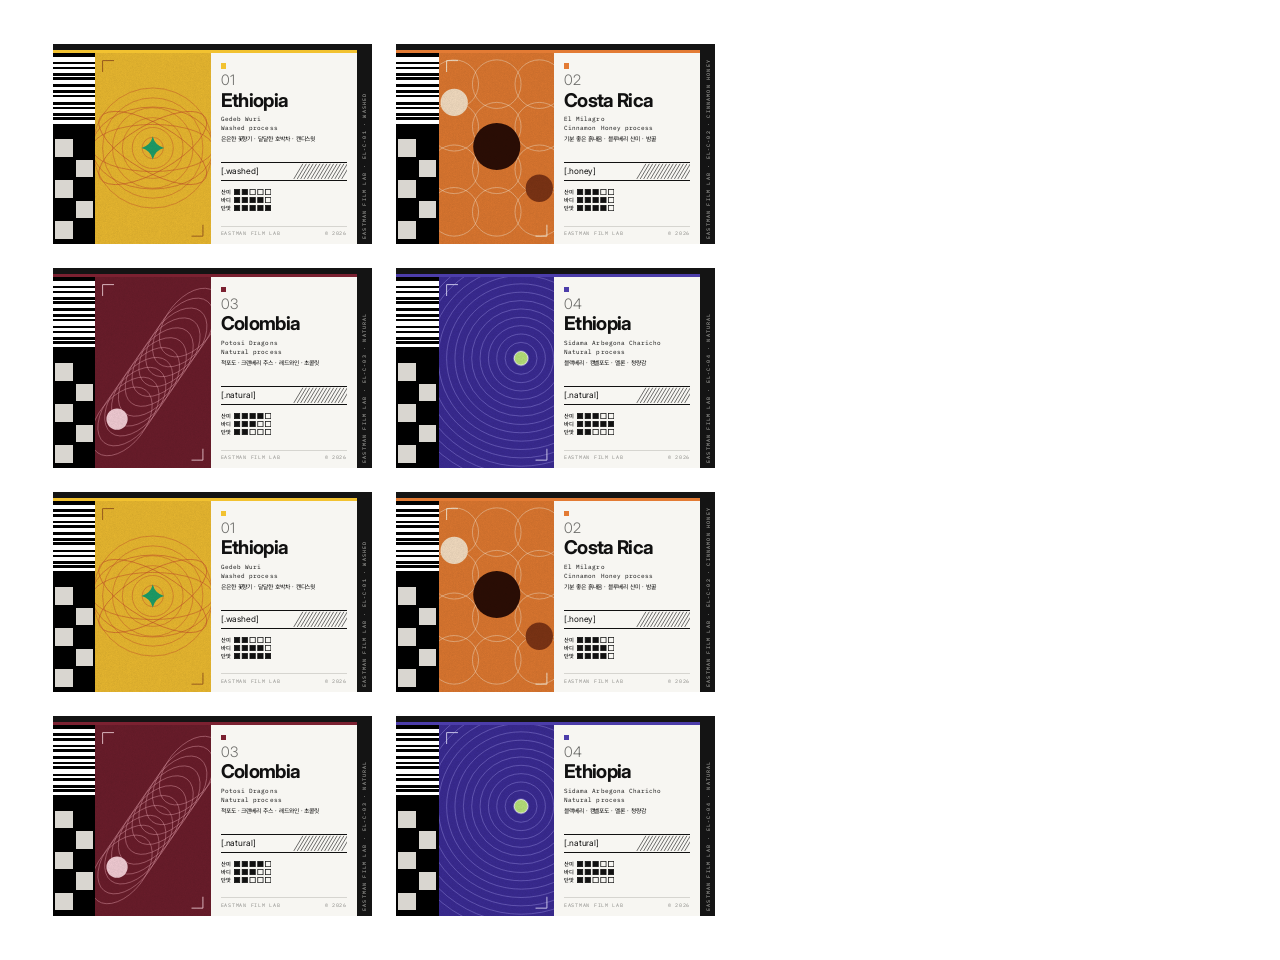
<file: designs/coffee-menu/menu-cards-print.html>
<!doctype html>
<html lang="ko">
<head>
<meta charset="utf-8">
<title>Coffee Menu Print</title>
<!-- Printable 8x10 in sheet of the menu cards in menu-cards.html (same design, no price).
     Cards are drawn at their 840x526 design size and scaled with --k onto the page. -->
<link rel="stylesheet" href="https://fonts.googleapis.com/css2?family=Inter:wght@300;700&family=IBM+Plex+Mono:wght@400;500&family=Noto+Sans+KR:wght@400;500&display=block">
<style>
  :root {
    --board: #141414;
    --paper: #F7F6F2;
    --ink: #111111;
    --muted: #8A8A86;
    --tile: #D9D6D0;
    --sans: "Helvetica Neue", Inter, Arial, sans-serif;
    --mono: "IBM Plex Mono", "DejaVu Sans Mono", monospace;
    --kr: Pretendard, "Noto Sans KR", sans-serif;
  }
  * { box-sizing: border-box; margin: 0; padding: 0; }
  @page { size: 8in 10in; margin: 0; }
  body { background: #fff; }

  /* Page 8x10 in (768x960 css px). 2 cols x 4 rows, 24px gaps, centered. */
  .page { width: 768px; height: 960px; display: flex; align-items: center; justify-content: center; }
  .sheet {
    --k: 0.38; zoom: var(--k);
    display: grid; grid-template-columns: repeat(2, 840px); grid-auto-rows: 526px;
    gap: calc(24px / var(--k));
  }
  /* Black backing frames each card so it cuts out as one piece */
  .unit { display: flex; align-items: flex-end; background: var(--board); }
  .card {
    width: 800px; height: 510px; position: relative; display: grid;
    grid-template-columns: 112px 304px 384px; grid-template-rows: 8px 502px;
  }
  .accent { grid-column: 1 / -1; background: var(--c-accent); }

  /* Left strip: identical barcode + checker on every card */
  .strip { background: #000; position: relative; overflow: hidden; }
  .strip .bars { position: absolute; left: 0; right: 0; top: 10px; }
  .strip .bars i { display: block; background: #fff; margin-bottom: 7px; }
  .strip .tiles {
    position: absolute; left: 6px; bottom: 14px; display: grid;
    grid-template-columns: repeat(2, 46px); grid-auto-rows: 46px; gap: 8px;
  }
  .strip .tiles b { background: var(--tile); }
  .strip .tiles s { visibility: hidden; }

  .art { position: relative; background: var(--c-art); overflow: hidden; }
  .art svg { position: absolute; inset: 0; }

  /* Info panel: fixed rows so every card lines up */
  .info {
    background: var(--paper); color: var(--ink); position: relative;
    padding: 26px 26px 0 26px;
  }
  .chip { width: 14px; height: 14px; background: var(--c-accent); }
  .num { font: 300 38px/1 var(--sans); color: #6d6d6a; margin-top: 12px; letter-spacing: -0.01em; }
  .name { font: 700 50px/1 var(--sans); letter-spacing: -0.035em; margin-top: 8px; }
  .meta { font: 400 16.5px/24px var(--mono); margin-top: 14px; letter-spacing: 0.01em; }
  .notes { font: 400 15.5px/22px var(--kr); margin-top: 6px; letter-spacing: -0.01em; white-space: nowrap; }
  .process {
    position: absolute; left: 26px; right: 26px; top: 286px; height: 50px;
    border-top: 2px solid var(--ink); border-bottom: 2px solid var(--ink);
    display: flex; align-items: center; justify-content: space-between;
    font: 400 22px/1 var(--sans); letter-spacing: -0.01em;
  }
  .process svg { height: 44px; width: 150px; }
  .taste {
    position: absolute; left: 26px; top: 358px; display: grid;
    grid-template-columns: 34px auto; row-gap: 5px; align-items: center;
    font: 500 14px/16px var(--kr);
  }
  .meter { display: block; }
  .foot {
    position: absolute; left: 26px; right: 26px; bottom: 22px;
    border-top: 1px solid #d6d5d0; padding-top: 12px;
    display: flex; justify-content: space-between;
    font: 400 12px/1 var(--mono); letter-spacing: 0.16em; color: var(--muted);
  }

  /* Label rail: all labels start at the card's bottom edge */
  .rail { width: 40px; position: relative; }
  .rail span {
    position: absolute; left: 50%; bottom: 0; transform-origin: 0 0;
    transform: rotate(-90deg) translate(0, -50%);
    white-space: nowrap; font: 500 13px/1 var(--mono); letter-spacing: 0.24em; color: #9b9b97;
  }
</style>
</head>
<body>
<div class="page"><div class="sheet" id="sheet"></div></div>

<script>
const BARS = [12, 6, 10, 4, 12, 8, 5, 12, 6, 10, 4, 9];          // same barcode on every card
const TILES = '1001100110';                                         // 2-col checker, read row by row (1 = tile)

const cards = [
  { n: '01', name: 'Ethiopia', farm: 'Gedeb Wuri', process: 'Washed process', tag: 'washed',
    notes: '은은한 꽃향기 · 달달한 호박차 · 캔디스윗', taste: [2, 4, 5], label: 'WASHED',
    accent: '#F2C230', art: '#E9B830', line: '#C2462A', bracket: '#9A5A1E', motif: 'eye' },
  { n: '02', name: 'Costa Rica', farm: 'El Milagro', process: 'Cinnamon Honey process', tag: 'honey',
    notes: '기분 좋은 흙내음 · 블루베리 산미 · 밤꿀', taste: [3, 4, 4], label: 'CINNAMON HONEY',
    accent: '#E37B34', art: '#DB7730', line: '#F6E6CF', bracket: '#F6E6CF', motif: 'rings' },
  { n: '03', name: 'Colombia', farm: 'Potosi Dragons', process: 'Natural process', tag: 'natural',
    notes: '적포도 · 크랜베리 주스 · 레드와인 · 초콜릿', taste: [4, 3, 2], label: 'NATURAL',
    accent: '#7B2131', art: '#6A1D2B', line: '#E8A3B1', bracket: '#E8C3CB', motif: 'tunnel' },
  { n: '04', name: 'Ethiopia', farm: 'Sidama Arbegona Charicho', process: 'Natural process', tag: 'natural',
    notes: '블랙베리 · 캠벨포도 · 멜론 · 청량감', taste: [3, 5, 2], label: 'NATURAL',
    accent: '#4C3DAA', art: '#3A2B92', line: '#A69CF0', bracket: '#D6D1F7', motif: 'orbit' },
];

const W = 304, H = 502;
const grain = (id) => `
  <filter id="g${id}"><feTurbulence type="fractalNoise" baseFrequency="0.9" numOctaves="2" seed="${id % 4}"/>
  <feColorMatrix values="0 0 0 0 0  0 0 0 0 0  0 0 0 0 0  0 0 0 0.55 0"/></filter>`;

function motif(c) {
  const s = `fill="none" stroke="${c.line}" stroke-width="1.3"`;
  let g = '';
  if (c.motif === 'eye') {
    const cx = 152, cy = 250;
    for (let r = 28; r <= 158; r += 26) g += `<circle cx="${cx}" cy="${cy}" r="${r}" ${s} opacity=".85"/>`;
    for (const a of [0, 30, 150]) g += `<ellipse cx="${cx}" cy="${cy}" rx="160" ry="62" transform="rotate(${a} ${cx} ${cy})" ${s}/>`;
    g += `<ellipse cx="${cx}" cy="${cy}" rx="160" ry="108" ${s}/>`;
    g += `<path d="M${cx} ${cy - 30} Q${cx + 6} ${cy - 6} ${cx + 30} ${cy} Q${cx + 6} ${cy + 6} ${cx} ${cy + 30} Q${cx - 6} ${cy + 6} ${cx - 30} ${cy} Q${cx - 6} ${cy - 6} ${cx} ${cy - 30}Z" fill="#1E9E68"/>`;
  } else if (c.motif === 'rings') {
    for (let row = 0; row < 4; row++) for (let col = 0; col < 3; col++)
      g += `<circle cx="${40 + col * 112}" cy="${82 + row * 112}" r="64" ${s} opacity=".9"/>`;
    g += `<circle cx="40" cy="130" r="36" fill="#F3DCC0"/>`;
    g += `<circle cx="152" cy="246" r="62" fill="#2C0E06"/>`;
    g += `<circle cx="264" cy="356" r="36" fill="#7C3415"/>`;
  } else if (c.motif === 'tunnel') {
    for (let i = 0; i < 11; i++) {
      const x = 70 + i * 18, y = 380 - i * 26;
      g += `<ellipse cx="${x}" cy="${y}" rx="62" ry="104" transform="rotate(38 ${x} ${y})" ${s} opacity=".85"/>`;
    }
    g += `<circle cx="58" cy="374" r="28" fill="#F2CCD4"/>`;
  } else {
    const cx = 216, cy = 214;
    for (let r = 20; r <= 330; r += 22) g += `<circle cx="${cx}" cy="${cy}" r="${r}" ${s} opacity=".8"/>`;
    g += `<circle cx="${cx}" cy="${cy}" r="18" fill="#B6E07A" stroke="#fff" stroke-width="2"/>`;
  }
  const b = `fill="none" stroke="${c.bracket}" stroke-width="2.5"`;
  return `<svg width="${W}" height="${H}" viewBox="0 0 ${W} ${H}">
    <defs>${grain(c.id)}</defs>${g}
    <path d="M20 50V20H50" ${b}/><path d="M${W - 50} ${H - 20}H${W - 20}V${H - 50}" ${b}/>
    <rect width="${W}" height="${H}" filter="url(#g${c.id})" opacity=".18"/></svg>`;
}

const hatch = () => {
  let l = '';
  for (let i = 0; i < 15; i++) l += `<line x1="${10 + i * 9}" y1="42" x2="${34 + i * 9}" y2="2" stroke="#111" stroke-width="1.6"/>`;
  return `<svg viewBox="0 0 150 44">${l}</svg>`;
};
// Drawn as SVG so the squares stay evenly spaced once scaled for print
const meter = (v) => `<svg class="meter" width="98" height="16" viewBox="0 0 98 16">${[0, 1, 2, 3, 4].map((i) =>
  `<rect x="${i * 20.5 + 1}" y="1" width="14" height="14" fill="${i < v ? '#111' : 'none'}" stroke="#111" stroke-width="2"/>`).join('')}</svg>`;

document.getElementById('sheet').innerHTML = [...cards, ...cards].map((c, i) => `
  <div class="unit" style="--c-accent:${c.accent};--c-art:${c.art}">
    <div class="card">
      <div class="accent"></div>
      <div class="strip">
        <div class="bars">${BARS.map((h) => `<i style="height:${h}px"></i>`).join('')}</div>
        <div class="tiles">${[...TILES].map((t) => (t === '1' ? '<b></b>' : '<s></s>')).join('')}</div>
      </div>
      <div class="art">${motif({ ...c, id: i })}</div>
      <div class="info">
        <div class="chip"></div>
        <div class="num">${c.n}</div>
        <div class="name">${c.name}</div>
        <div class="meta">${c.farm}<br>${c.process}</div>
        <div class="notes">${c.notes}</div>
        <div class="process"><span>[.${c.tag}]</span>${hatch()}</div>
        <div class="taste">
          <span>산미</span>${meter(c.taste[0])}
          <span>바디</span>${meter(c.taste[1])}
          <span>단맛</span>${meter(c.taste[2])}
        </div>
        <div class="foot"><span>EASTMAN FILM LAB</span><span>© 2026</span></div>
      </div>
    </div>
    <div class="rail"><span>EASTMAN FILM LAB · EL-C-${c.n} · ${c.label}</span></div>
  </div>`).join('');
</script>
</body>
</html>
</file>
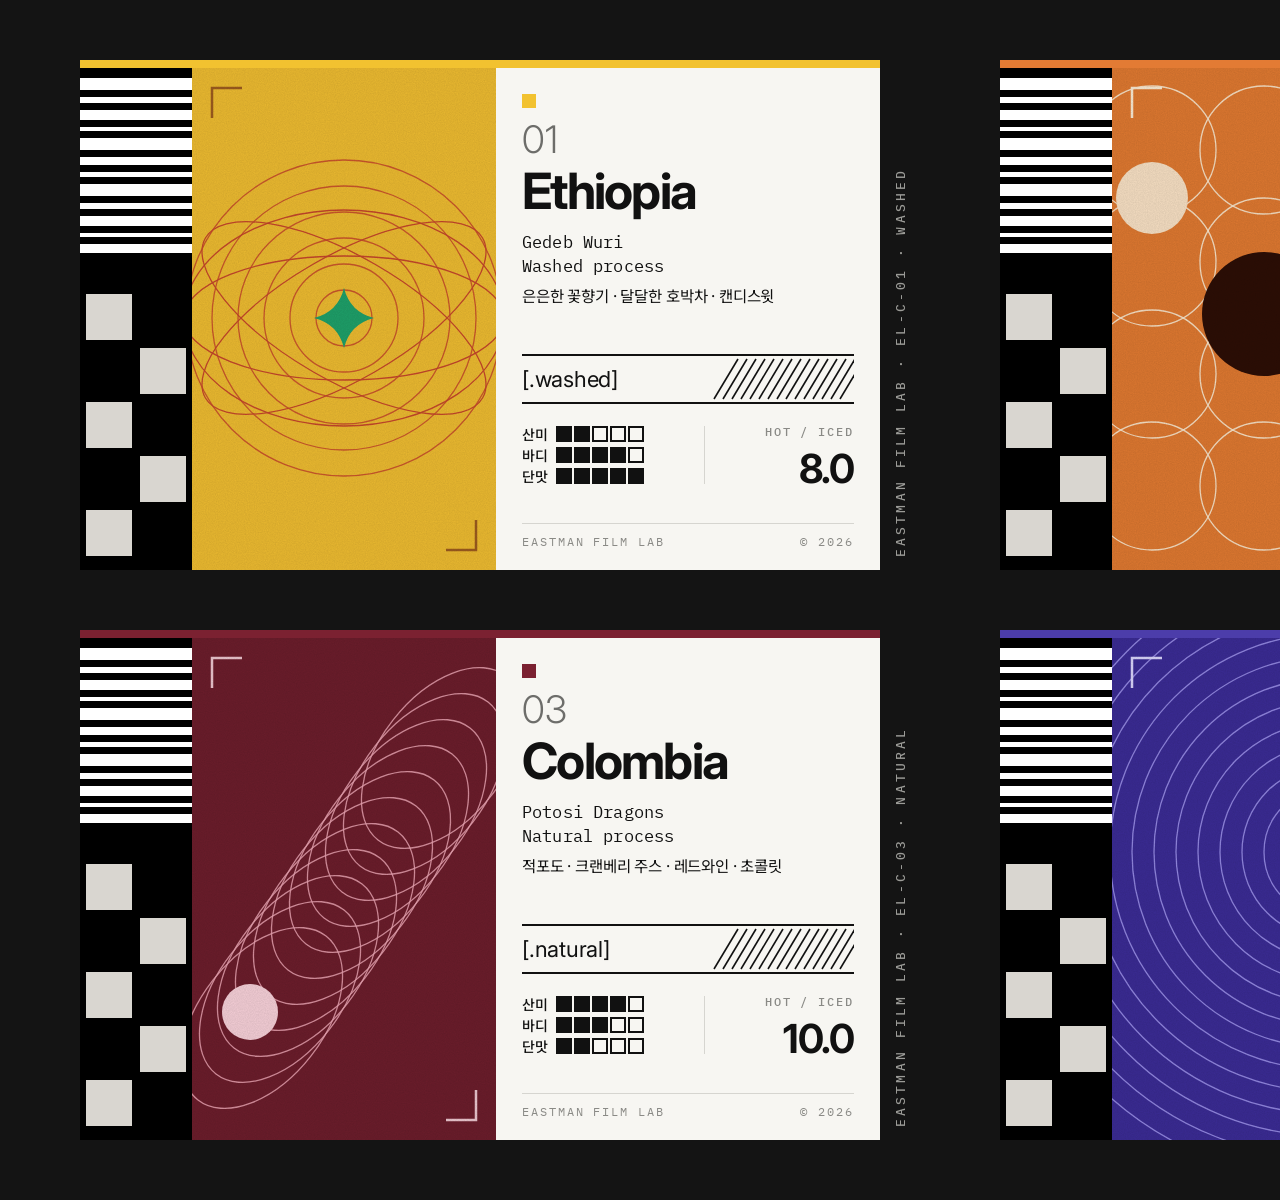
<file: designs/coffee-menu/menu-cards.html>
<!doctype html>
<html lang="ko">
<head>
<meta charset="utf-8">
<title>Coffee Menu Cards</title>
<!-- Reorganized version of assets/reference/coffee-menu-cards-original.webp.
     Same 1920x1200 board, same content and artwork; every card now shares one grid. -->
<link rel="stylesheet" href="https://fonts.googleapis.com/css2?family=Inter:wght@300;700&family=IBM+Plex+Mono:wght@400;500&family=Noto+Sans+KR:wght@400;500&display=block">
<style>
  :root {
    --board: #141414;
    --paper: #F7F6F2;
    --ink: #111111;
    --muted: #8A8A86;
    --tile: #D9D6D0;
    --sans: "Helvetica Neue", Inter, Arial, sans-serif;
    --mono: "IBM Plex Mono", "DejaVu Sans Mono", monospace;
    --kr: Pretendard, "Noto Sans KR", sans-serif;
  }
  * { box-sizing: border-box; margin: 0; padding: 0; }
  body { background: var(--board); }

  /* Board: 80px margins, 80px gutters, 60px rows. Each unit = 800px card + 40px label rail. */
  .board {
    width: 1920px; height: 1200px; background: var(--board);
    display: grid; grid-template-columns: repeat(2, 840px);
    grid-template-rows: repeat(2, 510px);
    column-gap: 80px; row-gap: 60px; padding: 60px 80px;
  }
  .unit { display: flex; }
  .card {
    width: 800px; height: 510px; position: relative; display: grid;
    grid-template-columns: 112px 304px 384px; grid-template-rows: 8px 502px;
  }
  .accent { grid-column: 1 / -1; background: var(--c-accent); }

  /* Left strip: identical barcode + checker on every card */
  .strip { background: #000; position: relative; overflow: hidden; }
  .strip .bars { position: absolute; left: 0; right: 0; top: 10px; }
  .strip .bars i { display: block; background: #fff; margin-bottom: 7px; }
  .strip .tiles {
    position: absolute; left: 6px; bottom: 14px; display: grid;
    grid-template-columns: repeat(2, 46px); grid-auto-rows: 46px; gap: 8px;
  }
  .strip .tiles b { background: var(--tile); }
  .strip .tiles s { visibility: hidden; }

  .art { position: relative; background: var(--c-art); overflow: hidden; }
  .art svg { position: absolute; inset: 0; }

  /* Info panel: fixed rows so every card lines up */
  .info {
    background: var(--paper); color: var(--ink); position: relative;
    padding: 26px 26px 0 26px;
  }
  .chip { width: 14px; height: 14px; background: var(--c-accent); }
  .num { font: 300 38px/1 var(--sans); color: #6d6d6a; margin-top: 12px; letter-spacing: -0.01em; }
  .name { font: 700 50px/1 var(--sans); letter-spacing: -0.035em; margin-top: 8px; }
  .meta { font: 400 16.5px/24px var(--mono); margin-top: 14px; letter-spacing: 0.01em; }
  .notes { font: 400 15.5px/22px var(--kr); margin-top: 6px; letter-spacing: -0.01em; white-space: nowrap; }
  .process {
    position: absolute; left: 26px; right: 26px; top: 286px; height: 50px;
    border-top: 2px solid var(--ink); border-bottom: 2px solid var(--ink);
    display: flex; align-items: center; justify-content: space-between;
    font: 400 22px/1 var(--sans); letter-spacing: -0.01em;
  }
  .process svg { height: 44px; width: 150px; }
  .taste {
    position: absolute; left: 26px; top: 358px; display: grid;
    grid-template-columns: 34px auto; row-gap: 5px; align-items: center;
    font: 500 14px/16px var(--kr);
  }
  .meter { display: flex; gap: 2px; }
  .meter i { width: 16px; height: 16px; border: 2px solid var(--ink); }
  .meter i.on { background: var(--ink); }
  /* Price sits opposite the taste meters: same top, same height, split by a hairline */
  .price {
    position: absolute; right: 26px; top: 358px; height: 58px; width: 150px;
    border-left: 1px solid #d6d5d0;
    display: flex; flex-direction: column; justify-content: space-between; align-items: flex-end;
  }
  .price small { font: 500 12px/1 var(--mono); letter-spacing: 0.16em; color: var(--muted); }
  .price b { font: 700 40px/0.74 var(--sans); letter-spacing: -0.03em; }
  .foot {
    position: absolute; left: 26px; right: 26px; bottom: 22px;
    border-top: 1px solid #d6d5d0; padding-top: 12px;
    display: flex; justify-content: space-between;
    font: 400 12px/1 var(--mono); letter-spacing: 0.16em; color: var(--muted);
  }

  /* Label rail: all labels start at the card's bottom edge */
  .rail { width: 40px; position: relative; }
  .rail span {
    position: absolute; left: 50%; bottom: 0; transform-origin: 0 0;
    transform: rotate(-90deg) translate(0, -50%);
    white-space: nowrap; font: 500 13px/1 var(--mono); letter-spacing: 0.24em; color: #9b9b97;
  }
</style>
</head>
<body>
<div class="board" id="board"></div>

<script>
const BARS = [12, 6, 10, 4, 12, 8, 5, 12, 6, 10, 4, 9];          // same barcode on every card
const TILES = '1001100110';                                         // 2-col checker, read row by row (1 = tile)

const cards = [
  { n: '01', name: 'Ethiopia', farm: 'Gedeb Wuri', process: 'Washed process', tag: 'washed',
    notes: '은은한 꽃향기 · 달달한 호박차 · 캔디스윗', taste: [2, 4, 5], price: '8.0', label: 'WASHED',
    accent: '#F2C230', art: '#E9B830', line: '#C2462A', bracket: '#9A5A1E', motif: 'eye' },
  { n: '02', name: 'Costa Rica', farm: 'El Milagro', process: 'Cinnamon Honey process', tag: 'honey',
    notes: '기분 좋은 흙내음 · 블루베리 산미 · 밤꿀', taste: [3, 4, 4], price: '10.0', label: 'CINNAMON HONEY',
    accent: '#E37B34', art: '#DB7730', line: '#F6E6CF', bracket: '#F6E6CF', motif: 'rings' },
  { n: '03', name: 'Colombia', farm: 'Potosi Dragons', process: 'Natural process', tag: 'natural',
    notes: '적포도 · 크랜베리 주스 · 레드와인 · 초콜릿', taste: [4, 3, 2], price: '10.0', label: 'NATURAL',
    accent: '#7B2131', art: '#6A1D2B', line: '#E8A3B1', bracket: '#E8C3CB', motif: 'tunnel' },
  { n: '04', name: 'Ethiopia', farm: 'Sidama Arbegona Charicho', process: 'Natural process', tag: 'natural',
    notes: '블랙베리 · 캠벨포도 · 멜론 · 청량감', taste: [3, 5, 2], price: '12.0', label: 'NATURAL',
    accent: '#4C3DAA', art: '#3A2B92', line: '#A69CF0', bracket: '#D6D1F7', motif: 'orbit' },
];

const W = 304, H = 502;
const grain = (id) => `
  <filter id="g${id}"><feTurbulence type="fractalNoise" baseFrequency="0.9" numOctaves="2" seed="${id}"/>
  <feColorMatrix values="0 0 0 0 0  0 0 0 0 0  0 0 0 0 0  0 0 0 0.55 0"/></filter>`;

function motif(c) {
  const s = `fill="none" stroke="${c.line}" stroke-width="1.3"`;
  let g = '';
  if (c.motif === 'eye') {
    const cx = 152, cy = 250;
    for (let r = 28; r <= 158; r += 26) g += `<circle cx="${cx}" cy="${cy}" r="${r}" ${s} opacity=".85"/>`;
    for (const a of [0, 30, 150]) g += `<ellipse cx="${cx}" cy="${cy}" rx="160" ry="62" transform="rotate(${a} ${cx} ${cy})" ${s}/>`;
    g += `<ellipse cx="${cx}" cy="${cy}" rx="160" ry="108" ${s}/>`;
    g += `<path d="M${cx} ${cy - 30} Q${cx + 6} ${cy - 6} ${cx + 30} ${cy} Q${cx + 6} ${cy + 6} ${cx} ${cy + 30} Q${cx - 6} ${cy + 6} ${cx - 30} ${cy} Q${cx - 6} ${cy - 6} ${cx} ${cy - 30}Z" fill="#1E9E68"/>`;
  } else if (c.motif === 'rings') {
    for (let row = 0; row < 4; row++) for (let col = 0; col < 3; col++)
      g += `<circle cx="${40 + col * 112}" cy="${82 + row * 112}" r="64" ${s} opacity=".9"/>`;
    g += `<circle cx="40" cy="130" r="36" fill="#F3DCC0"/>`;
    g += `<circle cx="152" cy="246" r="62" fill="#2C0E06"/>`;
    g += `<circle cx="264" cy="356" r="36" fill="#7C3415"/>`;
  } else if (c.motif === 'tunnel') {
    for (let i = 0; i < 11; i++) {
      const x = 70 + i * 18, y = 380 - i * 26;
      g += `<ellipse cx="${x}" cy="${y}" rx="62" ry="104" transform="rotate(38 ${x} ${y})" ${s} opacity=".85"/>`;
    }
    g += `<circle cx="58" cy="374" r="28" fill="#F2CCD4"/>`;
  } else {
    const cx = 216, cy = 214;
    for (let r = 20; r <= 330; r += 22) g += `<circle cx="${cx}" cy="${cy}" r="${r}" ${s} opacity=".8"/>`;
    g += `<circle cx="${cx}" cy="${cy}" r="18" fill="#B6E07A" stroke="#fff" stroke-width="2"/>`;
  }
  const b = `fill="none" stroke="${c.bracket}" stroke-width="2.5"`;
  return `<svg width="${W}" height="${H}" viewBox="0 0 ${W} ${H}">
    <defs>${grain(c.n)}</defs>${g}
    <path d="M20 50V20H50" ${b}/><path d="M${W - 50} ${H - 20}H${W - 20}V${H - 50}" ${b}/>
    <rect width="${W}" height="${H}" filter="url(#g${c.n})" opacity=".18"/></svg>`;
}

const hatch = () => {
  let l = '';
  for (let i = 0; i < 15; i++) l += `<line x1="${10 + i * 9}" y1="42" x2="${34 + i * 9}" y2="2" stroke="#111" stroke-width="1.6"/>`;
  return `<svg viewBox="0 0 150 44">${l}</svg>`;
};
const meter = (v) => `<div class="meter">${[1, 2, 3, 4, 5].map((i) => `<i class="${i <= v ? 'on' : ''}"></i>`).join('')}</div>`;

document.getElementById('board').innerHTML = cards.map((c) => `
  <div class="unit" style="--c-accent:${c.accent};--c-art:${c.art}">
    <div class="card">
      <div class="accent"></div>
      <div class="strip">
        <div class="bars">${BARS.map((h) => `<i style="height:${h}px"></i>`).join('')}</div>
        <div class="tiles">${[...TILES].map((t) => (t === '1' ? '<b></b>' : '<s></s>')).join('')}</div>
      </div>
      <div class="art">${motif(c)}</div>
      <div class="info">
        <div class="chip"></div>
        <div class="num">${c.n}</div>
        <div class="name">${c.name}</div>
        <div class="meta">${c.farm}<br>${c.process}</div>
        <div class="notes">${c.notes}</div>
        <div class="process"><span>[.${c.tag}]</span>${hatch()}</div>
        <div class="taste">
          <span>산미</span>${meter(c.taste[0])}
          <span>바디</span>${meter(c.taste[1])}
          <span>단맛</span>${meter(c.taste[2])}
        </div>
        <div class="price"><small>HOT / ICED</small><b>${c.price}</b></div>
        <div class="foot"><span>EASTMAN FILM LAB</span><span>© 2026</span></div>
      </div>
    </div>
    <div class="rail"><span>EASTMAN FILM LAB · EL-C-${c.n} · ${c.label}</span></div>
  </div>`).join('');
</script>
</body>
</html>
</file>
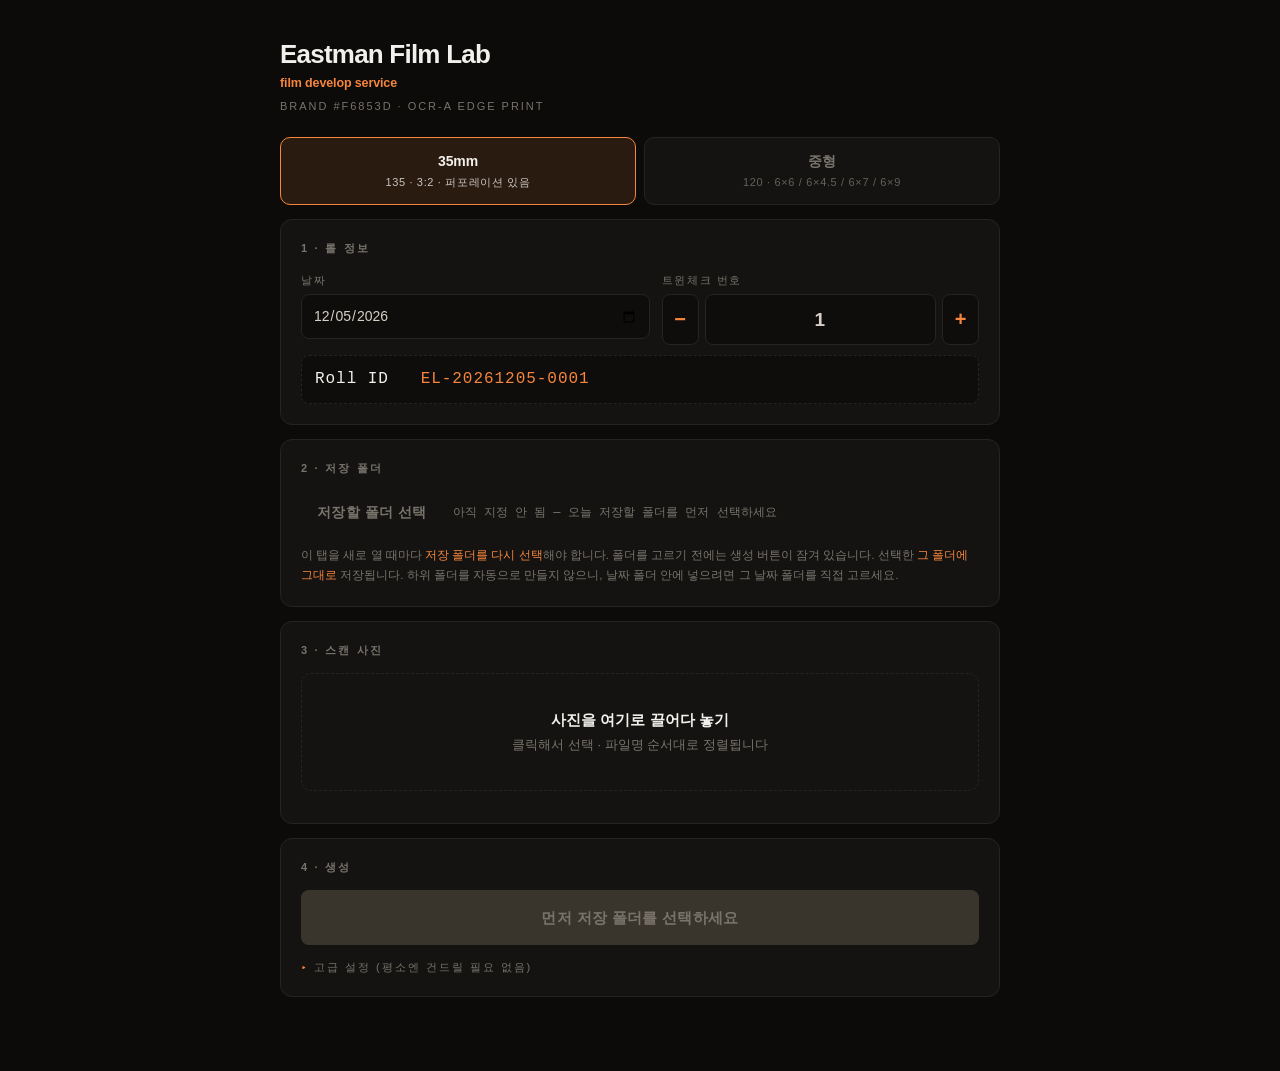
<file: tools/contact-sheet/Eastman Film Lab - 컨택트시트 + 갤러리영상 (OCR-A).html>
<!doctype html>
<html lang="ko">
<head>
<meta charset="utf-8">
<meta name="viewport" content="width=device-width, initial-scale=1">
<title>Eastman Film Lab · 컨택트시트 + 갤러리영상 (OCR-A)</title>
<style>
  :root{
    --bg:#0c0b0a; --panel:#141311; --line:#26241f; --ink:#d6d0c6;
    --dim:#78746c; --amber:#f6853d; --amber-dim:#9c5427; --white:#f2f0ec;
    --ok:#7fb069; --err:#d4574e;
  }
  *{box-sizing:border-box}
  html,body{margin:0;min-height:100%}
  body{
    background:var(--bg); color:var(--ink);
    font:14px/1.55 "SF Pro Text",-apple-system,BlinkMacSystemFont,"Segoe UI",
      "Helvetica Neue",Arial,"Apple SD Gothic Neo","Malgun Gothic",sans-serif;
    display:flex; justify-content:center; padding:34px 20px 60px;
  }
  .wrap{width:100%; max-width:720px}

  .brand b{font-family:Helvetica,"Helvetica Neue",Arial,sans-serif;
    font-size:26px; font-weight:700; letter-spacing:-.03em; color:var(--white)}
  .tag{color:var(--amber); font-weight:700; font-size:12.5px;
    letter-spacing:-.01em; margin-bottom:26px}

  .tabs{display:flex; gap:8px; margin-bottom:14px}
  .tabs button{flex:1; font:inherit; font-weight:700; letter-spacing:-.01em;
    padding:13px 10px; border-radius:10px; cursor:pointer; transition:.14s;
    background:var(--panel); color:var(--dim); border:1px solid var(--line)}
  .tabs button small{display:block; font-weight:500; font-size:11px;
    letter-spacing:.06em; opacity:.8; margin-top:2px}
  .tabs button:hover{color:var(--ink)}
  .tabs button.on{background:rgba(246,133,61,.13); color:var(--white);
    border-color:var(--amber)}

  .card{background:var(--panel); border:1px solid var(--line); border-radius:12px;
    padding:20px; margin-bottom:14px}
  .card h2{margin:0 0 14px; font-size:11px; letter-spacing:.2em; color:var(--dim);
    text-transform:uppercase; font-weight:600}

  label{display:block; font-size:10.5px; letter-spacing:.15em; color:var(--dim);
    text-transform:uppercase; margin:0 0 6px}
  input[type=text],input[type=date],input[type=number],select{
    width:100%; background:#0e0d0b; border:1px solid var(--line); color:var(--ink);
    padding:10px 11px; border-radius:8px; font:inherit; font-size:14px}
  input:focus,select:focus{outline:none; border-color:var(--amber-dim)}
  input[type=number]{-moz-appearance:textfield}
  input[type=number]::-webkit-outer-spin-button,
  input[type=number]::-webkit-inner-spin-button{-webkit-appearance:none;margin:0}

  .row{display:flex; gap:12px; flex-wrap:wrap}
  .row>*{flex:1; min-width:150px}

  /* sticker stepper */
  .stepper{display:flex; align-items:stretch; gap:6px}
  .stepper input{text-align:center; font-variant-numeric:tabular-nums;
    font-size:19px; font-weight:600; letter-spacing:.06em}
  .stepper button{width:46px; border:1px solid var(--line); background:#0e0d0b;
    color:var(--amber); font-size:20px; font-weight:700; border-radius:8px;
    cursor:pointer; line-height:1; transition:.12s}
  .stepper button:hover{background:rgba(246,133,61,.12); border-color:var(--amber-dim)}
  .stepper button:active{transform:translateY(1px)}

  .rollid{margin-top:10px; padding:11px 13px; background:#0e0d0b;
    border:1px dashed var(--line); border-radius:8px;
    font-family:"SF Mono",Menlo,Consolas,monospace; font-size:16px;
    letter-spacing:.06em; color:var(--white)}
  .rollid span{color:var(--amber)}

  .folder{display:flex; gap:10px; align-items:center; flex-wrap:wrap}
  .path{flex:1; min-width:200px; font-family:"SF Mono",Menlo,Consolas,monospace;
    font-size:12px; color:var(--dim); word-break:break-all}
  .path.on{color:var(--ok)}

  button.btn{font:inherit; font-weight:600; letter-spacing:.03em; border:none;
    cursor:pointer; padding:11px 16px; border-radius:8px; transition:.14s}
  .primary{background:var(--amber); color:#241705}
  .primary:hover{filter:brightness(1.08)}
  .primary:disabled{background:#3a352c; color:var(--dim); cursor:not-allowed; filter:none}
  .ghost{background:transparent; color:var(--dim); border:1px solid var(--line)}
  .ghost:hover{color:var(--ink); border-color:var(--amber-dim)}

  .drop{border:1.5px dashed var(--line); border-radius:10px; padding:34px 16px;
    text-align:center; color:var(--dim); cursor:pointer; transition:.15s;
    font-size:13px}
  .drop:hover,.drop.hot{border-color:var(--amber); color:var(--ink);
    background:rgba(246,133,61,.05)}
  .drop b{display:block; color:var(--white); font-size:15px; margin-bottom:4px}
  .thumbs{display:flex; gap:5px; flex-wrap:wrap; margin-top:12px}
  .thumbs img{width:52px; height:35px; object-fit:cover; border-radius:3px;
    border:1px solid var(--line)}
  .thumbs .more{align-self:center; font-size:11px; color:var(--dim)}

  #go{width:100%; padding:16px; font-size:15px; letter-spacing:.02em}

  .bar{margin-top:14px; height:5px; background:#241f1a; border-radius:3px;
    overflow:hidden; display:none}
  .bar.on{display:block}
  .bar i{display:block; height:100%; width:0; background:var(--amber);
    transition:width .2s}
  .log{margin-top:12px; font-family:"SF Mono",Menlo,Consolas,monospace;
    font-size:12px; line-height:1.85; color:var(--dim); white-space:pre-wrap}
  .log .ok{color:var(--ok)} .log .er{color:var(--err)} .log .hi{color:var(--amber)}

  .out{display:none; gap:14px; margin-top:4px}
  .out.on{display:flex; flex-wrap:wrap}
  .out figure{margin:0; flex:1; min-width:190px}
  .out figcaption{font-size:11px; color:var(--dim); letter-spacing:.1em;
    text-transform:uppercase; margin-bottom:7px}
  .out img,.out video{width:100%; border-radius:6px; background:#000;
    border:1px solid var(--line)}

  details{margin-top:4px}
  summary{cursor:pointer; font-size:11px; letter-spacing:.18em; color:var(--dim);
    text-transform:uppercase; list-style:none}
  summary::-webkit-details-marker{display:none}
  summary:before{content:"▸ "; color:var(--amber)}
  details[open] summary:before{content:"▾ "}
  .adv{margin-top:14px}
  .note{font-size:11.5px; color:var(--dim); line-height:1.8; margin-top:10px}
  .warn{color:var(--amber)}
  canvas{display:none}
</style>
<style>
  /* OCR-A (Tsukurimashou build by Matthew Skala, free for commercial
     use; his contributions public domain). Embedded so the app stays a
     single offline file. */
  @font-face{font-family:'OCR-A EFL';font-style:normal;font-weight:400;
    font-display:block;
    src:url([data-uri]) format('truetype');}
</style>
</head>
<body>
<div class="wrap">

  <div class="brand"><b>Eastman Film Lab</b></div>
  <div class="tag">film develop service</div>
  <div style="color:var(--dim);font-size:11px;letter-spacing:.18em;margin:-22px 0 22px">BRAND #F6853D · OCR-A EDGE PRINT</div>

  <!-- ── film format tabs ──────────────────────────────────── -->
  <div class="tabs">
    <button type="button" id="tab135" class="on" data-film="135">
      35mm<small>135 · 3:2 · 퍼포레이션 있음</small></button>
    <button type="button" id="tab120" data-film="120">
      중형<small>120 · 6×6 / 6×4.5 / 6×7 / 6×9</small></button>
  </div>

  <!-- ── 1. roll ───────────────────────────────────────────── -->
  <div class="card">
    <h2>1 · 롤 정보</h2>
    <div class="row">
      <div style="flex:1.1">
        <label>날짜</label>
        <input type="date" id="date">
      </div>
      <div style="flex:1">
        <label>트윈체크 번호</label>
        <div class="stepper">
          <button type="button" id="minus" title="-1">−</button>
          <input type="number" id="sticker" min="0" step="1" value="1">
          <button type="button" id="plus" title="+1">+</button>
        </div>
      </div>
    </div>
    <div class="row" id="mfRow" style="display:none; margin-top:12px">
      <div>
        <label>중형 판형</label>
        <select id="mfSize">
          <option value="6x6" selected>6×6 · 정사각</option>
          <option value="6x45">6×4.5</option>
          <option value="6x7">6×7</option>
          <option value="6x9">6×9</option>
        </select>
      </div>
    </div>
    <div class="rollid">Roll ID &nbsp; <span id="rollid">EL-00000000-0001</span></div>
  </div>

  <!-- ── 2. save folder ────────────────────────────────────── -->
  <div class="card">
    <h2>2 · 저장 폴더</h2>
    <div class="folder">
      <button class="btn ghost" id="pick">저장할 폴더 선택</button>
      <div class="path" id="pathEcho">아직 지정 안 됨 — 오늘 저장할 폴더를 먼저 선택하세요</div>
    </div>
    <div class="note">
      이 탭을 새로 열 때마다 <span class="warn">저장 폴더를 다시 선택</span>해야 합니다.
      폴더를 고르기 전에는 생성 버튼이 잠겨 있습니다.
      선택한 <span class="warn">그 폴더에 그대로</span> 저장됩니다.
      하위 폴더를 자동으로 만들지 않으니, 날짜 폴더 안에 넣으려면 그 날짜 폴더를 직접 고르세요.
    </div>
  </div>

  <!-- ── 3. photos ─────────────────────────────────────────── -->
  <div class="card">
    <h2>3 · 스캔 사진</h2>
    <div class="drop" id="drop">
      <b>사진을 여기로 끌어다 놓기</b>
      클릭해서 선택 · 파일명 순서대로 정렬됩니다
    </div>
    <input type="file" id="file" accept="image/*" multiple hidden>
    <div class="thumbs" id="thumbs"></div>
  </div>

  <!-- ── 4. run ────────────────────────────────────────────── -->
  <div class="card">
    <h2>4 · 생성</h2>
    <button class="btn primary" id="go" disabled>컨택트시트 + 갤러리영상 만들기</button>
    <div class="bar" id="bar"><i id="barFill"></i></div>
    <div class="log" id="log"></div>
    <div class="out" id="out">
      <figure><figcaption>컨택트시트 · 8×10in</figcaption><img id="outImg" alt=""></figure>
      <figure><figcaption>갤러리영상 · 9:16</figcaption><video id="outVid" controls playsinline muted></video></figure>
    </div>

    <details class="adv">
      <summary>고급 설정 (평소엔 건드릴 필요 없음)</summary>
      <div class="row" style="margin-top:12px">
        <div>
          <label>컨택트시트 규격</label>
          <select id="csFormat">
            <option value="8x10" selected>8×10 in · 인쇄</option>
            <option value="1:1">1:1</option><option value="4:5">4:5</option>
            <option value="9:16">9:16</option>
          </select>
        </div>
        <div>
          <label>컬럼</label>
          <select id="cols"><option>3</option><option>4</option><option>5</option>
            <option selected>6</option><option>7</option></select>
        </div>
      </div>
      <div class="row" style="margin-top:12px">
        <div>
          <label>영상 규격</label>
          <select id="vFormat">
            <option value="9:16" selected>9:16 · 릴스</option>
            <option value="4:5">4:5</option><option value="1:1">1:1</option>
          </select>
        </div>
        <div>
          <label>영상 해상도</label>
          <select id="vres">
            <option value="2160" selected>2160 · 4K (기본)</option>
            <option value="1440">1440</option>
            <option value="1080">1080</option>
          </select>
        </div>
        <div>
          <label>프레임당 초</label>
          <input type="number" id="hold" value="0.2" step="0.05" min="0.05" max="2">
        </div>
        <div>
          <label>영상 화질</label>
          <select id="quality">
            <option value="0.45" selected>High</option>
            <option value="0.25">Standard</option>
            <option value="0.9">Max</option>
          </select>
        </div>
      </div>
      <div class="note">
        저장 후 원본 사진은 브라우저 메모리에서 즉시 삭제됩니다.
        사진은 어디에도 업로드되지 않고 이 PC 안에서만 처리됩니다.
      </div>
    </details>
  </div>
</div>

<canvas id="cv"></canvas>

<script>
/* ═══════════════════════════════════════════════════════════════
   Eastman Film Lab — 컨택트시트 + 갤러리영상 웹앱
   전부 로컬 처리. 사진은 업로드되지 않고, 저장 직후 메모리에서 삭제.
   ═══════════════════════════════════════════════════════════════ */

const $=id=>document.getElementById(id);

// ---- brand / layout spec (contact sheet and video share this) ----
const BRAND='#f6853d', ACCENT_DIM='#8f4d23';
const THEME={sheet:'#11100f', film:'#080809', perf:'#1a1917',
             text:'#d6d0c6', dim:'#78746c', white:'#f2f0ec'};
const WM_TRACK=-0.05;

// contact sheet
const FRAME_W=560,
      FRAME_GAP=.045, STRIP_GAP=.42, SHEET_PAD=.9, HEADER_H=.92;
const PPI=300, PAPER_LONG=10, PAPER_SHORT=8, PAPER_MARGIN=.25;
const IG_LONG=2048, OUT_FORMATS={'1:1':1,'4:5':4/5,'9:16':9/16,'16:9':16/9};

// video
const VID_FORMATS={'9:16':9/16,'4:5':4/5,'1:1':1};
const FPS=30;

// ── film formats ──────────────────────────────────────────────
// 135 has sprocket perforations; 120 (medium format) has none — it runs on
// paper backing — so its strip is just film base + rebate. Scans always come
// out landscape, so every aspect here is width/height.
const MF_SIZES={
  '6x6' :{aspect:1,     label:'6×6',   cols:4},
  '6x45':{aspect:4/3,   label:'6×4.5', cols:4},
  '6x7' :{aspect:7/6,   label:'6×7',   cols:4},
  '6x9' :{aspect:3/2,   label:'6×9',   cols:3},
};
let filmType='135';

function filmSpec(){
  if(filmType==='120'){
    const mf=MF_SIZES[$('mfSize').value]||MF_SIZES['6x6'];
    // no perforations, and a taller rebate so the edge print still has room
    return {aspect:mf.aspect, perf:false, perfBand:0, rebate:.155,
            cols:mf.cols, label:`120 ${mf.label}`};
  }
  return {aspect:3/2, perf:true, perfBand:.135, rebate:.115,
          cols:6, label:'135'};
}
// export width in px. 2160 (4K) is the default; the encoder negotiation below
// steps down through these if the machine can't take the bigger one.
const VID_WIDTHS=[2160,1440,1080];

let frames=[];                       // {img,url,name} — dropped, then forgotten
let rootDir=null;                    // FileSystemDirectoryHandle for D:\필름저장

/* ─────────────────────────── roll id / date ─────────────────── */
const pad4=n=>String(n).length>=4?String(n):String(n).padStart(4,'0');
const ymd=v=>v.replace(/-/g,'');

function todayISO(){
  const d=new Date(), p=n=>String(n).padStart(2,'0');
  return `${d.getFullYear()}-${p(d.getMonth()+1)}-${p(d.getDate())}`;
}
// twin-check sticker number — this alone names the saved files (no date)
const stickerNo=()=>pad4(+$('sticker').value||0);
// the roll id still carries the date, but only for the printed header/edge
function rollId(){
  return `EL-${ymd($('date').value||todayISO())}-${stickerNo()}`;
}
// localStorage throws in private mode / when site data is blocked — never let
// remembering a number take the whole app down.
const lsGet=k=>{ try{ return localStorage.getItem(k); }catch(e){ return null; } };
const lsSet=(k,v)=>{ try{ localStorage.setItem(k,v); }catch(e){} };

function syncRoll(){
  $('rollid').textContent=rollId();
  lsSet('efl.sticker',$('sticker').value);
  lsSet('efl.date',$('date').value);
}
function bumpSticker(d){
  $('sticker').value=Math.max(0,(+$('sticker').value||0)+d);
  syncRoll();
}
$('plus').onclick=()=>bumpSticker(1);
$('minus').onclick=()=>bumpSticker(-1);
$('sticker').addEventListener('input',syncRoll);
$('date').addEventListener('change',syncRoll);
// arrow keys on the number field
$('sticker').addEventListener('keydown',e=>{
  if(e.key==='ArrowUp'){e.preventDefault();bumpSticker(1);}
  if(e.key==='ArrowDown'){e.preventDefault();bumpSticker(-1);}
});

(function initRoll(){
  const savedDate=lsGet('efl.date');
  // remember the date, but a new day always wins
  $('date').value=(savedDate&&savedDate===todayISO())?savedDate:todayISO();
  $('sticker').value=lsGet('efl.sticker')||'1';
  syncRoll();
})();

/* ───────────────────────── film format tabs ─────────────────── */
function setFilm(type){
  filmType=type;
  for(const b of document.querySelectorAll('.tabs button'))
    b.classList.toggle('on',b.dataset.film===type);
  $('mfRow').style.display = type==='120' ? '' : 'none';
  $('cols').value=filmSpec().cols;          // sensible default per format
  lsSet('efl.film',type);
}
for(const b of document.querySelectorAll('.tabs button'))
  b.onclick=()=>setFilm(b.dataset.film);
$('mfSize').addEventListener('change',()=>{ $('cols').value=filmSpec().cols; });
setFilm(lsGet('efl.film')==='120'?'120':'135');

/* ─────────────────────── save folder (File System Access) ───── */
const FS_OK='showDirectoryPicker' in window;

// generating is locked until a folder is chosen (where folder saving works)
function syncGo(){
  const needFolder=FS_OK&&!rootDir;
  $('go').disabled=frames.length===0||needFolder;
  $('go').textContent=needFolder?'먼저 저장 폴더를 선택하세요':'컨택트시트 + 갤러리영상 만들기';
}

// The folder is chosen fresh every time the tab opens — nothing is stored
// between visits, so whoever runs the lab that day sets it themselves.
function showPath(name,ok){
  $('pathEcho').textContent=ok ? `저장 위치 · ${name}\\` : name;
  $('pathEcho').classList.toggle('on',!!ok);
}

$('pick').onclick=async ()=>{
  if(!FS_OK){
    log('이 브라우저는 폴더 저장을 지원하지 않습니다 — Chrome 또는 Edge를 쓰세요.','er');
    return;
  }
  try{
    const h=await showDirectoryPicker({mode:'readwrite',id:'efl-film'});
    rootDir=h; syncGo();
    showPath(h.name,true);
    $('pick').textContent='저장 폴더 변경';
    log(`저장 폴더 연결: ${h.name}`,'ok');
  }catch(e){ /* user cancelled */ }
};

if(!FS_OK)
  $('pathEcho').textContent=
    '이 브라우저는 폴더 지정 저장을 지원하지 않습니다 (Chrome / Edge 권장) — 다운로드 폴더로 저장됩니다';
syncGo();
// older versions kept the folder in IndexedDB — clear it so nothing lingers
try{ indexedDB.deleteDatabase('efl'); }catch(e){}

// The folder the user picked IS the destination — no date subfolder is
// created, nothing is guessed.
async function saveBlob(blob,filename){
  if(rootDir){
    const fh=await rootDir.getFileHandle(filename,{create:true});
    const w=await fh.createWritable();
    await w.write(blob); await w.close();
    return `${rootDir.name}\\${filename}`;
  }
  const a=document.createElement('a');
  a.href=URL.createObjectURL(blob); a.download=filename; a.click();
  setTimeout(()=>URL.revokeObjectURL(a.href),4000);
  return `다운로드 폴더\\${filename}`;
}

/* ───────────────────────────── photos ───────────────────────── */
const naturalKey=s=>s.replace(/\d+/g,m=>m.padStart(8,'0')).toLowerCase();
$('drop').onclick=()=>$('file').click();
['dragover','dragenter'].forEach(e=>$('drop').addEventListener(e,ev=>{
  ev.preventDefault(); $('drop').classList.add('hot');}));
['dragleave','drop'].forEach(e=>$('drop').addEventListener(e,ev=>{
  ev.preventDefault(); $('drop').classList.remove('hot');}));
$('drop').addEventListener('drop',ev=>addFiles(ev.dataTransfer.files));
$('file').onchange=()=>addFiles($('file').files);

async function addFiles(list){
  const picks=[...list].filter(f=>f.type.startsWith('image/'));
  if(!picks.length) return;
  for(const f of picks){
    const url=URL.createObjectURL(f);
    try{
      const img=await new Promise((res,rej)=>{
        const i=new Image(); i.onload=()=>res(i); i.onerror=rej; i.src=url;});
      frames.push({img,url,name:f.name});
    }catch(e){ URL.revokeObjectURL(url); }
  }
  frames.sort((a,b)=>naturalKey(a.name)<naturalKey(b.name)?-1:1);
  paintThumbs();
}

function paintThumbs(){
  const t=$('thumbs'); t.innerHTML='';
  frames.slice(0,14).forEach(f=>{
    const i=document.createElement('img'); i.src=f.url; t.appendChild(i);
  });
  if(frames.length>14){
    const s=document.createElement('div'); s.className='more';
    s.textContent=`+${frames.length-14}`; t.appendChild(s);
  }
  $('drop').innerHTML=frames.length
    ? `<b>${frames.length}컷 준비됨</b>더 추가하려면 계속 끌어다 놓기`
    : `<b>사진을 여기로 끌어다 놓기</b>클릭해서 선택 · 파일명 순서대로 정렬됩니다`;
  syncGo();
}

function forgetPhotos(){
  for(const f of frames){ URL.revokeObjectURL(f.url); f.img.src=''; }
  frames=[];
  $('file').value='';
  paintThumbs();
}

/* ───────────────────────────── log ──────────────────────────── */
function log(msg,cls){
  const s=document.createElement('span');
  if(cls) s.className=cls;
  s.textContent=msg+'\n';
  $('log').appendChild(s);
}
const clearLog=()=>$('log').textContent='';
const progress=p=>$('barFill').style.width=`${Math.round(p*100)}%`;

/* ─────────────────────── shared drawing helpers ─────────────── */
function tracked(ctx,text,x,y,tracking,anchor,maxX){
  const ws=[...text].map(ch=>ctx.measureText(ch).width);
  const total=ws.reduce((a,b)=>a+b,0)+tracking*Math.max(0,text.length-1);
  if(anchor==='center')x-=total/2; else if(anchor==='right')x-=total;
  for(let i=0;i<text.length;i++){
    if(maxX!=null && x+ws[i]>maxX) break;
    ctx.fillText(text[i],x,y); x+=ws[i]+tracking;
  }
  return total;
}
function coverParams(iw,ih,dw,dh){
  const s=Math.max(dw/iw,dh/ih), w=iw*s, h=ih*s;
  return {sx:(w-dw)/2/s, sy:(h-dh)/2/s, sw:dw/s, sh:dh/s};
}
function roundRect(ctx,x,y,w,h,r){
  ctx.beginPath();
  if(ctx.roundRect){ctx.roundRect(x,y,w,h,r); return;}
  ctx.moveTo(x+r,y); ctx.arcTo(x+w,y,x+w,y+h,r); ctx.arcTo(x+w,y+h,x,y+h,r);
  ctx.arcTo(x,y+h,x,y,r); ctx.arcTo(x,y,x+w,y,r); ctx.closePath();
}
function perfsH(ctx,x0,x1,y,bandH,unitW){
  const pitch=unitW/8, pw=pitch*.52, ph=bandH*.46, r=ph*.28, cy=y+bandH/2;
  ctx.fillStyle=THEME.perf;
  let x=x0+pitch*.25;
  while(x+pw<=x1){ roundRect(ctx,x,cy-ph/2,pw,ph,r); ctx.fill(); x+=pitch; }
}
const bitsCache={};
function bitsFor(seed){
  if(bitsCache[seed]) return bitsCache[seed];
  let h=2166136261>>>0, out='';
  for(let i=0;i<seed.length;i++){ h^=seed.charCodeAt(i); h=Math.imul(h,16777619)>>>0; }
  for(let i=0;i<32;i++){ h^=h<<13; h^=h>>>17; h^=h<<5; h>>>=0;
    out+=(h>>>0).toString(2).padStart(32,'0'); }
  return bitsCache[seed]=out;
}
function barcode(ctx,x,y,w,h,bits,color){
  ctx.fillStyle=color; let col=x,i=0;
  while(col<x+w && i<bits.length){
    const bw=(bits[i]==='1'?2:1)*(w/90);
    if(bits[i]==='1') ctx.fillRect(col,y,bw,h);
    col+=bw+w/180; i++;
  }
}
const HELV='700 %spx Helvetica,"Helvetica Neue",Arial,sans-serif';
const MONO='%spx "OCR-A EFL","SF Mono",Menlo,Consolas,monospace';
// OCR-A is already a wide face — tighten every machine-read line to 50%
// of the tracking the original build used. 1 = old spacing, 0.5 = half.
const OCR_TRACK=0.5;
const f=(tpl,px)=>tpl.replace('%s',px.toFixed(0));

/* ─────────────────────── contact sheet render ───────────────── */
// width of a tracked string without drawing it
function measTracked(ctx,text,track){
  let w=0; for(const ch of text) w+=ctx.measureText(ch).width;
  return w+track*Math.max(0,text.length-1);
}

// One continuous ribbon of edge print: [barcode] EASTMAN FILM LAB  ROLL-ID
// repeated forever, clipped to the strip. `phase` slides the pattern along so
// consecutive strips (or video frames) read as one long piece of film instead
// of every row starting identically. Tokens may be cut in half at either end —
// that is exactly what makes it look continuous.
function drawEdgePrint(ctx,o){
  const {x0,x1,top,h,fontPx,track,bcW,bits,text,id,color,phase}=o;
  ctx.save();
  ctx.beginPath(); ctx.rect(x0,top,x1-x0,h); ctx.clip();
  ctx.font=f(MONO,fontPx); ctx.fillStyle=color;
  const prevBase=ctx.textBaseline; ctx.textBaseline='middle';
  const midY=top+h/2, bcH=h*0.56, bcY=top+(h-bcH)/2;
  const gap=fontPx*1.9;
  const wText=measTracked(ctx,text,track), wId=measTracked(ctx,id,track);
  const unit=bcW+gap+wText+gap+wId+gap;
  let x=x0-(((phase%unit)+unit)%unit);
  while(x<x1){
    barcode(ctx,x,bcY,bcW,bcH,bits,color);
    let cx=x+bcW+gap;
    tracked(ctx,text,cx,midY,track,'left'); cx+=wText+gap;
    tracked(ctx,id,cx,midY,track,'left');
    x+=unit;
  }
  ctx.textBaseline=prevBase;
  ctx.restore();
}

function paperSize(fmt,landscape){
  if(fmt==='8x10'){
    return {pw:Math.round((landscape?PAPER_LONG:PAPER_SHORT)*PPI),
            ph:Math.round((landscape?PAPER_SHORT:PAPER_LONG)*PPI),
            margin:Math.round(PAPER_MARGIN*PPI)};
  }
  const r=OUT_FORMATS[fmt];
  const pw=Math.round(r>=1?IG_LONG:IG_LONG*r), ph=Math.round(r>=1?IG_LONG/r:IG_LONG);
  return {pw,ph,margin:Math.round(Math.max(pw,ph)*.035)};
}

async function renderContactSheet(){
  const cols=+$('cols').value, fmt=$('csFormat').value;
  const id=rollId(), dateStr=($('date').value||'').replace(/-/g,'.');
  const edgeText='EASTMAN FILM LAB';
  const n=frames.length;

  const spec=filmSpec();
  const stripBits=bitsFor(id);          // one code per roll, repeated down the film
  const fw=FRAME_W, fh=fw/spec.aspect;
  const perfH=fh*spec.perfBand, rebH=fh*spec.rebate, fgap=fw*FRAME_GAP,
        sgap=perfH*STRIP_GAP, pad=fw*SHEET_PAD, headH=fw*HEADER_H;
  const stripH=perfH*2+rebH*2+fh, strips=Math.ceil(n/cols);
  const W=pad*2+cols*fw+(cols-1)*fgap;
  const H=pad+headH+strips*stripH+Math.max(0,strips-1)*sgap+pad;

  const oc=document.createElement('canvas');
  oc.width=Math.round(W); oc.height=Math.round(H);
  const ctx=oc.getContext('2d');
  ctx.textBaseline='top';
  ctx.imageSmoothingEnabled=true; ctx.imageSmoothingQuality='high';
  ctx.fillStyle=THEME.sheet; ctx.fillRect(0,0,W,H);

  const wmSize=fw*.24;
  ctx.fillStyle=THEME.white; ctx.font=f(HELV,wmSize);
  tracked(ctx,'Eastman Film Lab',pad,pad,WM_TRACK*wmSize,'left');
  const tagSize=fw*.098;
  ctx.fillStyle=BRAND; ctx.font=f(HELV,tagSize);
  tracked(ctx,'film develop service',pad,pad+wmSize*1.14,WM_TRACK*tagSize,'left');

  ctx.font=f(MONO,fw*.12);
  const right=W-pad;
  ctx.fillStyle=THEME.text; tracked(ctx,id,right,pad+fw*.15,OCR_TRACK*fw*.02,'right');
  ctx.fillStyle=THEME.dim;
  if(dateStr) tracked(ctx,dateStr,right,pad+fw*.33,OCR_TRACK*fw*.02,'right');
  ctx.fillStyle=BRAND; tracked(ctx,`${n} FRAMES`,right,pad+fw*.51,OCR_TRACK*fw*.02,'right');
  ctx.strokeStyle=THEME.dim; ctx.lineWidth=2;
  const ry=pad+headH-fw*.14;
  ctx.beginPath(); ctx.moveTo(pad,ry); ctx.lineTo(W-pad,ry); ctx.stroke();

  const top0=pad+headH;
  for(let s=0;s<strips;s++){
    const x0=pad, x1=W-pad, sy=top0+s*(stripH+sgap);
    ctx.fillStyle=THEME.film; ctx.fillRect(x0,sy,x1-x0,stripH);
    if(spec.perf){                       // 120 has no sprocket holes
      perfsH(ctx,x0,x1,sy,perfH,fw);
      perfsH(ctx,x0,x1,sy+stripH-perfH,perfH,fw);
    }

    const topReb=sy+perfH, imgY=topReb+rebH, botReb=imgY+fh;
    drawEdgePrint(ctx,{x0:x0+fgap,x1:x1-fgap,top:topReb,h:rebH,
      fontPx:rebH*.6, track:OCR_TRACK*rebH*.10, bcW:fw*.34,
      bits:stripBits, text:edgeText, id, color:ACCENT_DIM,
      phase:s*(x1-x0-2*fgap)});      // carry on where the row above stopped

    ctx.font=f(MONO,rebH*.74);
    for(let c=0;c<cols;c++){
      const idx=s*cols+c, fx=x0+c*(fw+fgap);
      if(idx<n){
        const im=frames[idx].img;
        const p=coverParams(im.naturalWidth,im.naturalHeight,fw,fh);
        ctx.drawImage(im,p.sx,p.sy,p.sw,p.sh,fx,imgY,fw,fh);
        ctx.strokeStyle='#000'; ctx.lineWidth=2;
        ctx.strokeRect(fx,imgY,fw,fh);
        ctx.fillStyle=BRAND;
        tracked(ctx,String(idx+1),fx+fw/2,botReb+rebH*.24,OCR_TRACK*rebH*.06,'center');
        ctx.strokeStyle=ACCENT_DIM; ctx.lineWidth=2;
        ctx.beginPath(); ctx.moveTo(fx+fw/2,botReb+rebH*.06);
        ctx.lineTo(fx+fw/2,botReb+rebH*.16); ctx.stroke();
      }else{
        ctx.fillStyle='#0e0e0f'; ctx.fillRect(fx,imgY,fw,fh);
      }
    }
    await new Promise(r=>setTimeout(r,0));
    progress(.05+.35*(s+1)/strips);
  }

  const {pw,ph,margin}=paperSize(fmt,oc.width>=oc.height);
  const paper=document.createElement('canvas');
  paper.width=pw; paper.height=ph;
  const pctx=paper.getContext('2d');
  pctx.fillStyle=THEME.sheet; pctx.fillRect(0,0,pw,ph);
  const s2=Math.min((pw-2*margin)/oc.width,(ph-2*margin)/oc.height);
  const nw=oc.width*s2, nh=oc.height*s2;
  pctx.imageSmoothingEnabled=true; pctx.imageSmoothingQuality='high';
  pctx.drawImage(oc,(pw-nw)/2,(ph-nh)/2,nw,nh);

  const blob=await new Promise(r=>paper.toBlob(r,'image/png'));
  return {blob,w:pw,h:ph};
}

/* ───────────────────────── video: one frame ─────────────────── */
function videoDims(width){
  const aspect=VID_FORMATS[$('vFormat').value]||VID_FORMATS['9:16'];
  // even dimensions — H.264 requires it
  return {W:Math.round(width/2)*2, H:Math.round(width/aspect/2)*2};
}
function sizeVideoCanvas(width){
  const {W,H}=videoDims(width);
  const cv=$('cv'); cv.width=W; cv.height=H;
  return cv;
}
const bitrateFor=(W,H)=>Math.round(
  Math.min(160e6,Math.max(12e6,W*H*FPS*(+$('quality').value))));
function drawVideoFrame(idx){
  const cv=$('cv'), ctx=cv.getContext('2d');
  const W=cv.width, H=cv.height, n=frames.length;
  const id=rollId(), dateStr=($('date').value||'').replace(/-/g,'.');
  const edgeText='EASTMAN FILM LAB';

  ctx.setTransform(1,0,0,1,0,0);
  ctx.textBaseline='top';
  ctx.imageSmoothingEnabled=true; ctx.imageSmoothingQuality='high';
  ctx.fillStyle=THEME.sheet; ctx.fillRect(0,0,W,H);

  const U=Math.min(W,H*0.75);
  const pad=U*.075, wmSize=U*.062, tagSize=U*.026;
  ctx.fillStyle=THEME.white; ctx.font=f(HELV,wmSize);
  tracked(ctx,'Eastman Film Lab',pad,pad,WM_TRACK*wmSize,'left');
  ctx.fillStyle=BRAND; ctx.font=f(HELV,tagSize);
  tracked(ctx,'film develop service',pad,pad+wmSize*1.16,WM_TRACK*tagSize,'left');
  ctx.font=f(MONO,U*.026);
  ctx.fillStyle=THEME.text; tracked(ctx,id,W-pad,pad+wmSize*.10,OCR_TRACK*U*.004,'right');
  if(dateStr){ ctx.fillStyle=THEME.dim;
    tracked(ctx,dateStr,W-pad,pad+wmSize*.62,OCR_TRACK*U*.004,'right'); }

  const spec=filmSpec();
  const PERF_R=spec.perfBand, REB_R=spec.rebate, sideGap=U*.014;
  const headBottom=pad+wmSize*1.16+tagSize*2.6, footerH=U*.135;
  const availH=(H-pad-footerH)-headBottom;
  const slotW=Math.min(W-2*pad-2*sideGap,
                       availH/(1+2*REB_R+2*PERF_R)*spec.aspect);
  const slotH=slotW/spec.aspect, perfH=slotH*PERF_R, rebH=slotH*REB_R;
  const stripH=slotH+2*rebH+2*perfH;
  const x0=pad, x1=W-pad, stripY=headBottom+(availH-stripH)/2;

  ctx.fillStyle=THEME.film; ctx.fillRect(x0,stripY,x1-x0,stripH);
  if(spec.perf){                         // 120 has no sprocket holes
    perfsH(ctx,x0,x1,stripY,perfH,slotW);
    perfsH(ctx,x0,x1,stripY+stripH-perfH,perfH,slotW);
  }

  const topReb=stripY+perfH, slotX=(W-slotW)/2, slotY=topReb+rebH,
        botReb=slotY+slotH;

  const im=frames[idx].img;
  const p=coverParams(im.naturalWidth,im.naturalHeight,slotW,slotH);
  ctx.drawImage(im,p.sx,p.sy,p.sw,p.sh,slotX,slotY,slotW,slotH);
  ctx.strokeStyle='#000'; ctx.lineWidth=Math.max(2,U*.002);
  ctx.strokeRect(slotX,slotY,slotW,slotH);

  drawEdgePrint(ctx,{x0:slotX,x1:slotX+slotW,top:topReb,h:rebH,
    fontPx:rebH*.42, track:OCR_TRACK*rebH*.10, bcW:slotW*.16,
    bits:bitsFor(id), text:edgeText, id, color:ACCENT_DIM,
    phase:idx*slotW*0.62});          // ribbon advances with each frame

  ctx.font=f(MONO,rebH*.56); ctx.fillStyle=BRAND;
  tracked(ctx,String(idx+1),slotX+slotW/2,botReb+rebH*.26,OCR_TRACK*rebH*.06,'center');
  ctx.strokeStyle=ACCENT_DIM; ctx.lineWidth=Math.max(2,U*.0016);
  ctx.beginPath(); ctx.moveTo(slotX+slotW/2,botReb+rebH*.06);
  ctx.lineTo(slotX+slotW/2,botReb+rebH*.15); ctx.stroke();

  const fy=stripY+stripH+(H-pad-(stripY+stripH))*.42, tickW=(W-2*pad)/n;
  for(let i=0;i<n;i++){
    ctx.fillStyle = i===idx ? BRAND : '#2a2723';
    ctx.fillRect(pad+i*tickW,fy,Math.max(1,tickW*.62),Math.max(2,U*.0035));
  }
  ctx.font=f(MONO,U*.028); ctx.fillStyle=THEME.dim;
  tracked(ctx,`${String(idx+1).padStart(2,'0')} / ${String(n).padStart(2,'0')}`,
          pad,fy+U*.022,OCR_TRACK*U*.004,'left');
  ctx.fillStyle=BRAND;
  tracked(ctx,`${n} FRAMES`,W-pad,fy+U*.022,OCR_TRACK*U*.004,'right');
}

/* ───────────────── minimal MP4 muxer (no dependencies) ──────── */
const _str=s=>new TextEncoder().encode(s);
function _u16(n){const a=new Uint8Array(2);new DataView(a.buffer).setUint16(0,n);return a;}
function _u32(n){const a=new Uint8Array(4);new DataView(a.buffer).setUint32(0,n>>>0);return a;}
function _cat(parts){
  let len=0; for(const p of parts) len+=p.byteLength;
  const out=new Uint8Array(len); let o=0;
  for(const p of parts){ out.set(p,o); o+=p.byteLength; }
  return out;
}
const _box=(type,...parts)=>{const b=_cat(parts);
  return _cat([_u32(b.byteLength+8),_str(type),b]);};
const _fbox=(type,v,fl,...parts)=>_box(type,
  new Uint8Array([v,(fl>>16)&255,(fl>>8)&255,fl&255]),...parts);
const _MATRIX=_cat([_u32(0x00010000),_u32(0),_u32(0),_u32(0),_u32(0x00010000),
                    _u32(0),_u32(0),_u32(0),_u32(0x40000000)]);

function buildMP4({width,height,timescale,samples,avcC,payload}){
  const total=samples.reduce((a,s)=>a+s.duration,0);
  const runs=[];
  for(const s of samples){
    const last=runs[runs.length-1];
    if(last&&last.d===s.duration) last.c++; else runs.push({c:1,d:s.duration});
  }
  const sttsBody=[]; runs.forEach(r=>sttsBody.push(_u32(r.c),_u32(r.d)));
  const stts=_fbox('stts',0,0,_u32(runs.length),...sttsBody);
  const syncs=[]; samples.forEach((s,i)=>{ if(s.key) syncs.push(i+1); });
  const stss=_fbox('stss',0,0,_u32(syncs.length),...syncs.map(_u32));
  const stsc=_fbox('stsc',0,0,_u32(1),_u32(1),_u32(samples.length),_u32(1));
  const stsz=_fbox('stsz',0,0,_u32(0),_u32(samples.length),
                   ...samples.map(s=>_u32(s.size)));
  const avc1=_box('avc1',new Uint8Array(6),_u16(1),_u16(0),_u16(0),
    new Uint8Array(12),_u16(width),_u16(height),
    _u32(0x00480000),_u32(0x00480000),_u32(0),_u16(1),new Uint8Array(32),
    _u16(0x0018),_u16(0xFFFF),_box('avcC',avcC));
  const stsd=_fbox('stsd',0,0,_u32(1),avc1);

  const moov=off=>{
    const stbl=_box('stbl',stsd,stts,stss,stsc,stsz,
                    _fbox('stco',0,0,_u32(1),_u32(off)));
    const minf=_box('minf',_fbox('vmhd',0,1,_u16(0),_u16(0),_u16(0),_u16(0)),
      _box('dinf',_fbox('dref',0,0,_u32(1),_fbox('url ',0,1))),stbl);
    const mdia=_box('mdia',
      _fbox('mdhd',0,0,_u32(0),_u32(0),_u32(timescale),_u32(total),
            _u16(0x55C4),_u16(0)),
      _fbox('hdlr',0,0,_u32(0),_str('vide'),new Uint8Array(12),
            _str('VideoHandler\0')),minf);
    const tkhd=_fbox('tkhd',0,3,_u32(0),_u32(0),_u32(1),_u32(0),_u32(total),
      new Uint8Array(8),_u16(0),_u16(0),_u16(0),_u16(0),_MATRIX,
      _u32(width<<16),_u32(height<<16));
    return _box('moov',
      _fbox('mvhd',0,0,_u32(0),_u32(0),_u32(timescale),_u32(total),
            _u32(0x00010000),_u16(0x0100),_u16(0),new Uint8Array(8),
            _MATRIX,new Uint8Array(24),_u32(2)),
      _box('trak',tkhd,mdia));
  };
  const ftyp=_box('ftyp',_str('isom'),_u32(0x200),
                  _str('isom'),_str('iso2'),_str('avc1'),_str('mp41'));
  const mdatHdr=_cat([_u32(payload.byteLength+8),_str('mdat')]);
  return new Blob([ftyp,mdatHdr,payload,moov(ftyp.byteLength+mdatHdr.byteLength)],
                  {type:'video/mp4'});
}

/* ───────────────────────── video encode ─────────────────────── */
async function pickAvcCodec(w,h,bitrate){
  if(!('VideoEncoder' in window)) return null;
  for(const codec of ['avc1.640033','avc1.640029','avc1.640028','avc1.4d0029']){
    try{
      const s=await VideoEncoder.isConfigSupported(
        {codec,width:w,height:h,bitrate,framerate:FPS});
      if(s.supported) return codec;
    }catch(e){}
  }
  return null;
}

// Pick the largest width this machine will actually encode. 4K needs H.264
// level 5.1+, and some hardware encoders top out lower, so step down instead
// of failing outright.
async function negotiateVideo(){
  const want=+$('vres').value||VID_WIDTHS[0];
  const tries=VID_WIDTHS.filter(w=>w<=want);
  if(!tries.length) tries.push(want);
  for(const width of tries){
    const {W,H}=videoDims(width);
    const bitrate=bitrateFor(W,H);
    const codec=await pickAvcCodec(W,H,bitrate);
    if(codec) return {width,W,H,bitrate,codec,downgraded:width!==want};
  }
  return null;
}

async function renderVideo(onNote){
  if(!('VideoEncoder' in window))
    throw new Error('이 브라우저는 영상 인코딩(WebCodecs)을 지원하지 않습니다 — Chrome/Edge를 쓰세요');
  const pick=await negotiateVideo();
  if(!pick) throw new Error('이 기기에서 지원하는 영상 해상도를 찾지 못했습니다');
  const {W,H,bitrate,codec}=pick;
  if(pick.downgraded && onNote)
    onNote(`이 기기가 ${$('vres').value}px를 지원하지 않아 ${pick.width}px로 낮췄습니다.`);
  const cv=sizeVideoCanvas(pick.width);

  const hold=Math.max(.05,+$('hold').value||0.2);
  const per=Math.max(1,Math.round(hold*FPS)), dur=Math.round(90000/FPS);
  const chunks=[], samples=[];
  let avcC=null, failed=null;

  const enc=new VideoEncoder({
    output:(chunk,meta)=>{
      if(meta&&meta.decoderConfig&&meta.decoderConfig.description&&!avcC)
        avcC=new Uint8Array(meta.decoderConfig.description);
      const buf=new Uint8Array(chunk.byteLength); chunk.copyTo(buf);
      chunks.push(buf);
      samples.push({size:buf.byteLength,duration:dur,key:chunk.type==='key'});
    },
    error:e=>{ failed=e; }
  });
  enc.configure({codec,width:W,height:H,bitrate,framerate:FPS,
                 latencyMode:'quality',avc:{format:'avc'}});

  let t=0;
  for(let i=0;i<frames.length && !failed;i++){
    drawVideoFrame(i);
    for(let k=0;k<per;k++){
      const vf=new VideoFrame(cv,{timestamp:Math.round(t*1e6/FPS),
                                  duration:Math.round(1e6/FPS)});
      enc.encode(vf,{keyFrame:k===0}); vf.close(); t++;
      if(enc.encodeQueueSize>8) await new Promise(r=>setTimeout(r,0));
    }
    progress(.45+.45*(i+1)/frames.length);
    await new Promise(r=>setTimeout(r,0));
  }
  await enc.flush(); enc.close();
  if(failed) throw failed;
  if(!avcC||!samples.length) throw new Error('인코딩 결과가 비어 있습니다');

  return {blob:buildMP4({width:W,height:H,timescale:90000,samples,avcC,
                         payload:_cat(chunks)}), w:W, h:H};
}

/* ───────────────────────────── run ──────────────────────────── */
$('go').onclick=async ()=>{
  if(!frames.length) return;
  const id=rollId(), count=frames.length;
  $('go').disabled=true; $('bar').classList.add('on'); progress(.02);
  $('out').classList.remove('on');
  clearLog();
  log(`${id} · ${count}컷`,'hi');
  if(!rootDir) log('저장 폴더가 지정되지 않아 다운로드 폴더로 저장됩니다.','er');

  try{
    // the embedded OCR-A must be ready before the first canvas draw
    try{ await document.fonts.load('40px "OCR-A EFL"'); await document.fonts.ready; }
    catch(e){}
    log('컨택트시트 만드는 중…');
    const cs=await renderContactSheet();
    progress(.42);
    const csPath=await saveBlob(cs.blob,`${stickerNo()}-contact.png`);
    log(`  ✓ ${csPath}   (${cs.w}×${cs.h}, ${(cs.blob.size/1e6).toFixed(1)}MB)`,'ok');
    $('outImg').src=URL.createObjectURL(cs.blob);

    const {W:vw,H:vh}=videoDims(+$('vres').value);
    log(`갤러리영상 만드는 중… ${vw}×${vh} (해상도가 높아 시간이 걸립니다)`);
    const vd=await renderVideo(note=>log('  '+note,'er'));
    progress(.94);
    const vdPath=await saveBlob(vd.blob,`${stickerNo()}-video.mp4`);
    log(`  ✓ ${vdPath}   (${vd.w}×${vd.h}, ${(vd.blob.size/1e6).toFixed(1)}MB)`,'ok');
    $('outVid').src=URL.createObjectURL(vd.blob);
    $('out').classList.add('on');

    progress(1);
    forgetPhotos();
    log(`원본 사진 ${count}컷을 메모리에서 삭제했습니다.`,'hi');
    bumpSticker(1);
    log(`다음 롤 준비됨 → ${rollId()}`,'hi');
  }catch(e){
    log('실패: '+(e&&e.message?e.message:e),'er');
    syncGo();
  }finally{
    setTimeout(()=>{ $('bar').classList.remove('on'); progress(0); },1200);
    const cv=$('cv'); cv.getContext('2d').clearRect(0,0,cv.width,cv.height);
  }
};
</script>
</body>
</html>
</file>
